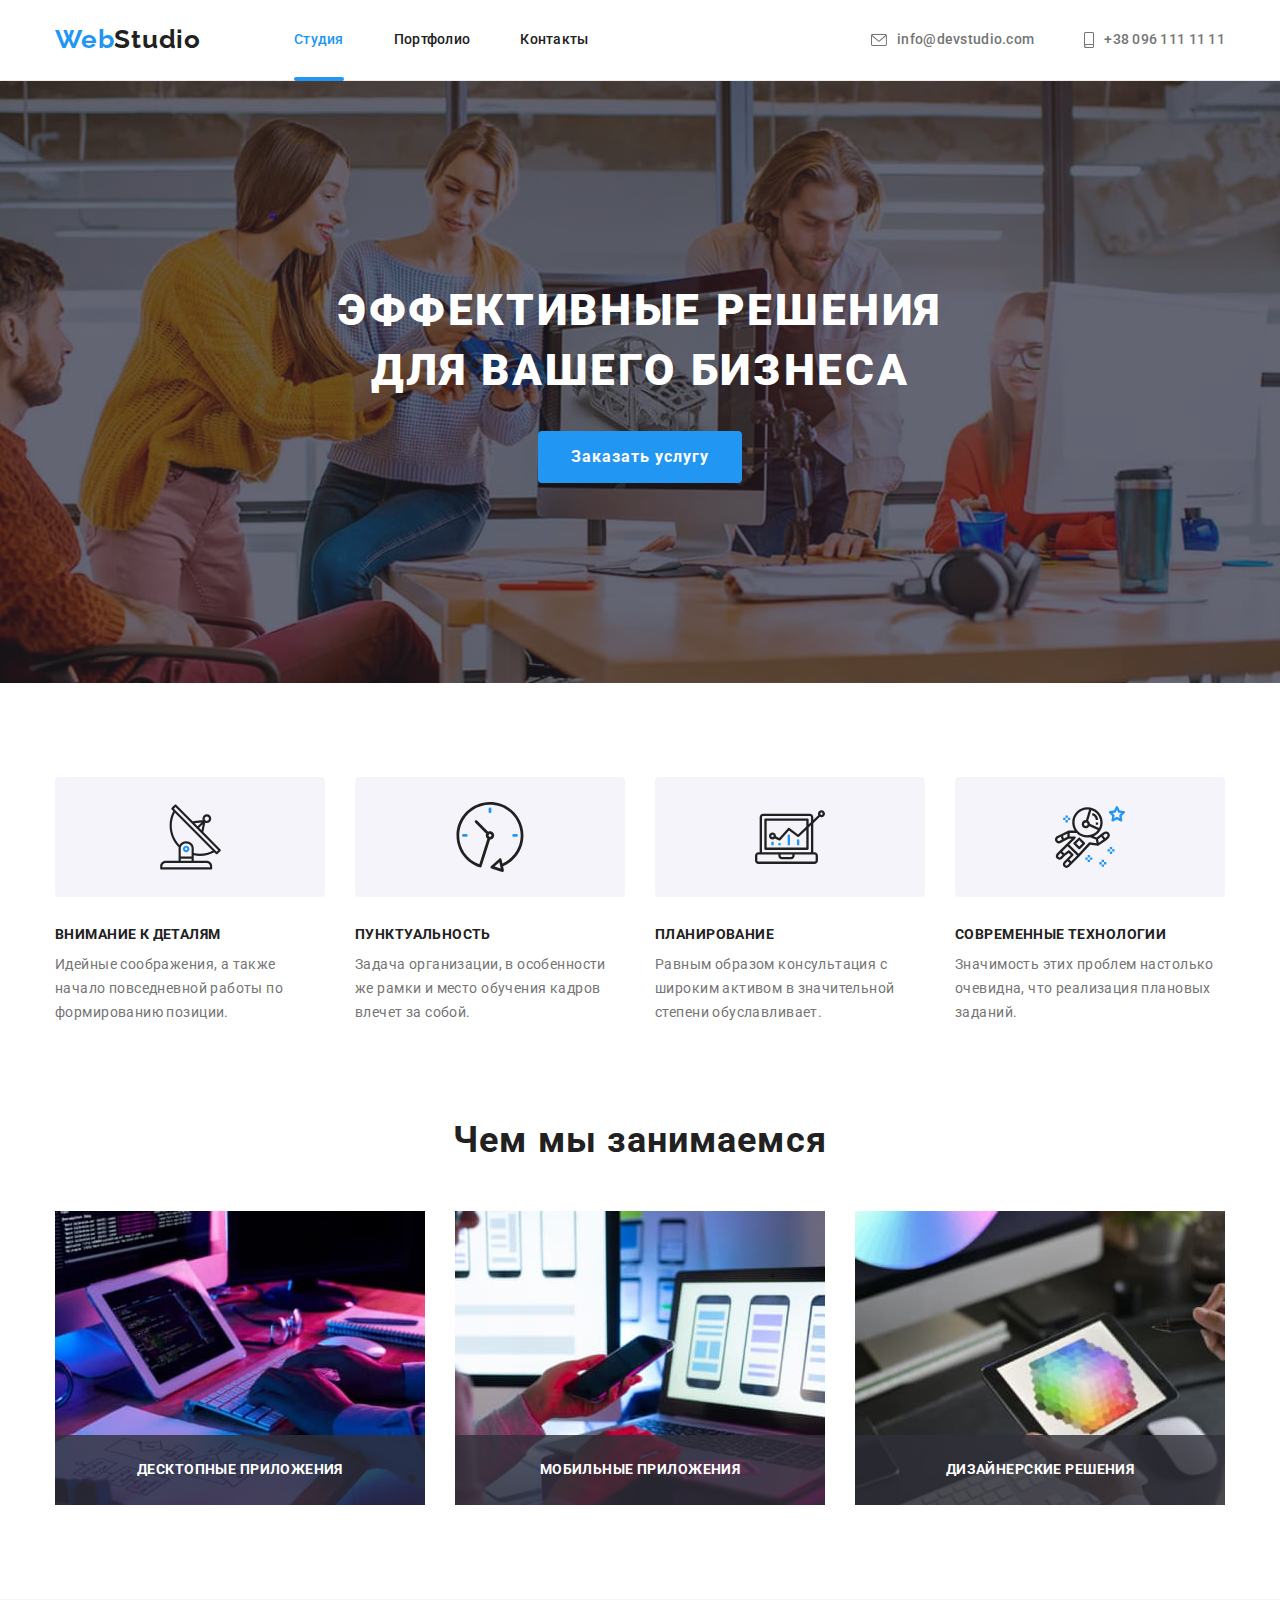
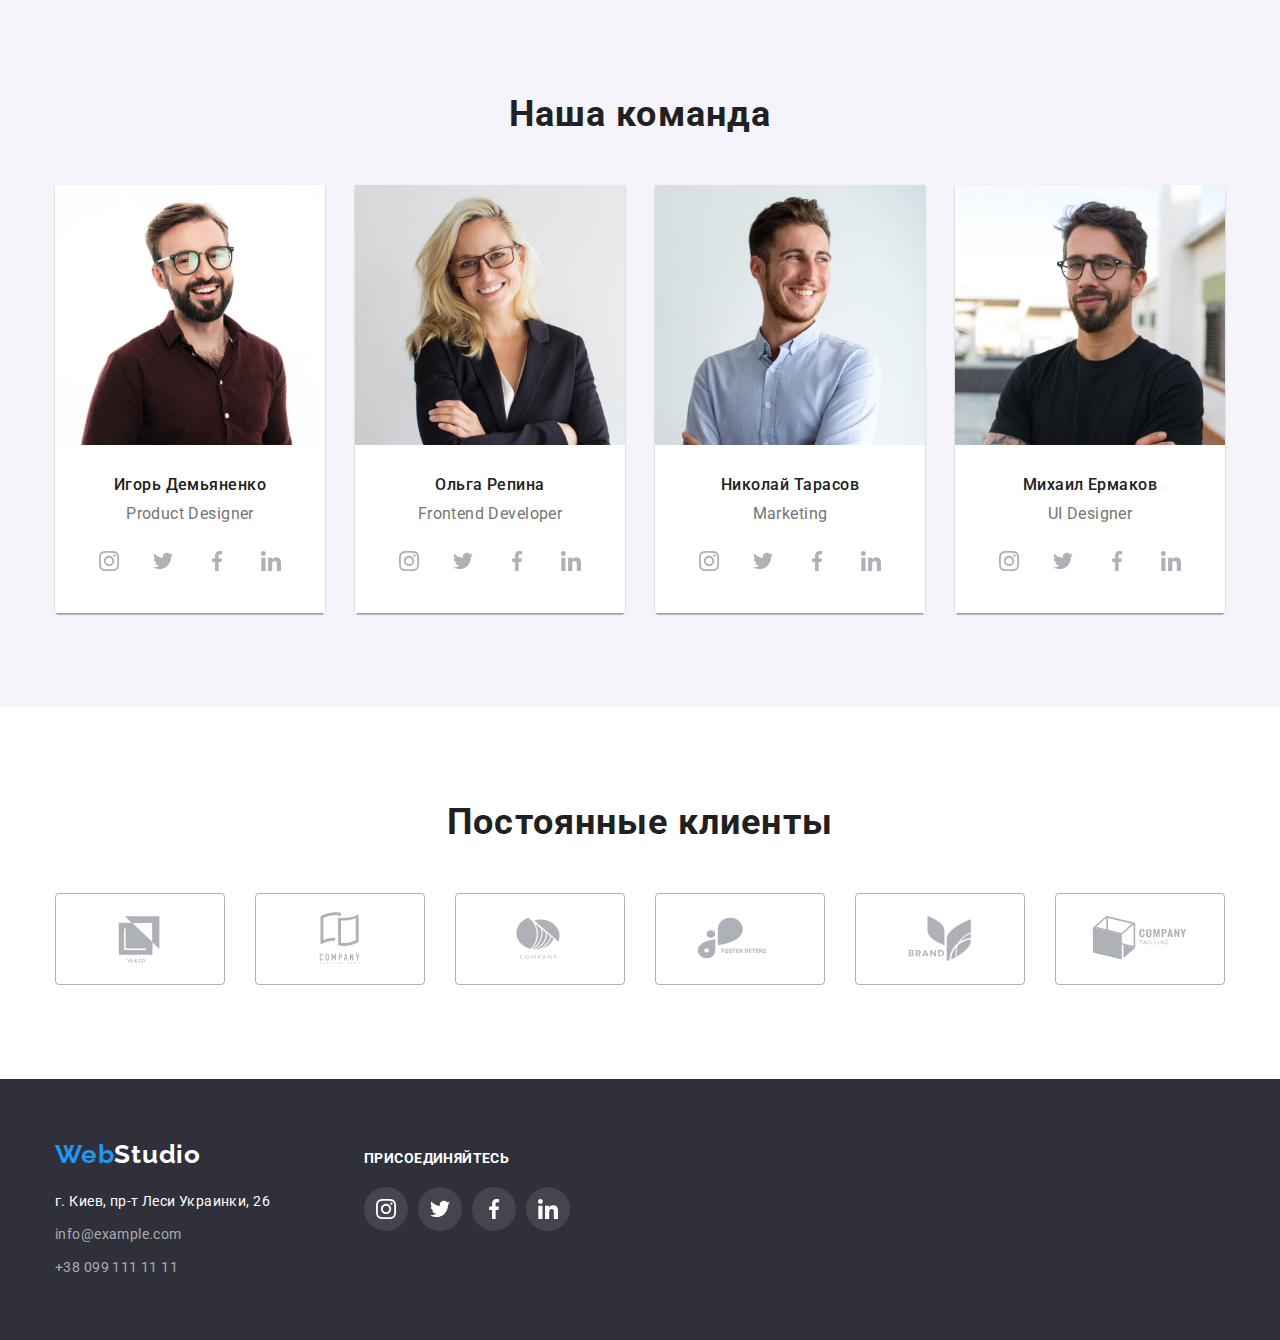
<file: index.html>
<!DOCTYPE html>
<html lang="ru">
  <head>
    <meta charset="UTF-8" />
    <meta http-equiv="X-UA-Compatible" content="IE=edge" />
    <meta name="viewport" content="width=device-width, initial-scale=1.0" />
    <title>Document</title>
    <link
      href="https://fonts.googleapis.com/css2?family=Raleway:wght@700&family=Roboto:wght@400;500;700;900&display=swap"
      rel="stylesheet"
    />
    <link
      rel="stylesheet"
      href="https://cdnjs.cloudflare.com/ajax/libs/modern-normalize/1.1.0/modern-normalize.min.css"
    />
    <link rel="stylesheet" href="./css/styles.css" />
  </head>

  <body>
    <header class="page-head">
      <div class="container head-container">
        <nav class="head-navigation">
          <a href="#" class="logo">Web<span>Studio</span></a>
          <ul class="list site-nav">
            <li class="item"><a href="#" class="link current-page">Студия</a></li>
            <li class="item">
              <a href="./portfolio.html" target="_self" class="link">Портфолио</a>
            </li>
            <li class="item"><a href="" class="link">Контакты</a></li>
          </ul>
        </nav>
        <ul class="list address-nav">
          <li class="item">
            <a href="mailto:info@devstudio.com" class="link">
              <svg class="link-ic-envelope" width="16px" height="12px">
                <use href="./images/symbol-defs.svg#icon-envelope"></use>
              </svg>
              info@devstudio.com</a
            >
          </li>
          <li class="item">
            <a href="tel:+380961111111" class="link">
              <svg class="link-ic-smartphone" width="10px" height="16px">
                <use href="./images/symbol-defs.svg#icon-smartphone"></use>
              </svg>
              +38 096 111 11 11</a
            >
          </li>
        </ul>
      </div>
    </header>
    <section class="hero">
      <div class="container">
        <h1 class="main-heading">Эффективные решения<br />для вашего бизнеса</h1>
        <button data-modal-open type="button" class="button hero-button">Заказать услугу</button>
      </div>
    </section>
    <!--Our advantages-->
    <section class="advantages">
      <!--the header should be hidden-->
      <div class="container">
        <h2 class="visually-hidden heading" aria-hidden="true" tabindex="-1">Наши преимущества</h2>
        <ul class="list advantages-list">
          <li class="item advantages-details">
            <div class="icon-advantages-container">
              <svg class="icon-advantages" width="65px" height="70px">
                <use href="./images/symbol-defs.svg#icon-antenna"></use>
              </svg>
            </div>
            <h3 class="heading">Внимание к деталям</h3>
            <p class="advantages-text">
              Идейные соображения, а также начало повседневной работы по формированию позиции.
            </p>
          </li>
          <li class="item advantages-punctuality">
            <div class="icon-advantages-container">
              <svg class="icon-advantages" width="70px" height="70px">
                <use href="./images/symbol-defs.svg#icon-clock"></use>
              </svg>
            </div>
            <h3 class="heading">Пунктуальность</h3>
            <p class="advantages-text">
              Задача организации, в особенности же рамки и место обучения кадров влечет за собой.
            </p>
          </li>
          <li class="item advantages-planing">
            <div class="icon-advantages-container">
              <svg class="icon-advantages" width="70px" height="70px">
                <use href="./images/symbol-defs.svg#icon-diagram"></use>
              </svg>
            </div>
            <h3 class="heading">Планирование</h3>
            <p class="advantages-text">
              Равным образом консультация с широким активом в значительной степени обуславливает.
            </p>
          </li>
          <li class="item advantages-technology">
            <div class="icon-advantages-container">
              <svg class="icon-advantages" width="70px" height="70px">
                <use href="./images/symbol-defs.svg#icon-astronaut"></use>
              </svg>
            </div>
            <h3 class="heading">Современные технологии</h3>
            <p class="advantages-text">
              Значимость этих проблем настолько очевидна, что реализация плановых заданий.
            </p>
          </li>
        </ul>
      </div>
    </section>
    <section class="our-doing">
      <div class="container">
        <h2 class="heading">Чем мы занимаемся</h2>
        <ul class="list doing-list">
          <li class="item">
            <a href="" class="link doing-img"
              ><img
                class="no-gap"
                src="./images/hands-on-the-keyboard.jpg"
                alt="Руки на клавиатуре"
                width="370"
              />
              <p class="doing-description">Десктопные приложения</p></a
            >
          </li>
          <li class="item">
            <a href="" class="link doing-img"
              ><img
                class="no-gap"
                src="./images/phone-in-the-hand.jpg"
                alt="В руке телефон"
                width="370"
              />
              <p class="doing-description">Мобильные приложения</p></a
            >
          </li>
          <li class="item">
            <a href="" class="link doing-img"
              ><img
                class="no-gap"
                src="./images/tablet-in-the-hand.jpg"
                alt="В руке планшет"
                width="370"
              />
              <p class="doing-description">Дизайнерские решения</p></a
            >
          </li>
        </ul>
      </div>
    </section>
    <section class="our-team">
      <div class="container team-container">
        <h2 class="heading">Наша команда</h2>
        <ul class="list team-list">
          <li class="member-item">
            <img class="no-gap member-photo" src="./images/ihor.jpg" alt="Фото Игоря" width="270" />
            <div class="wrapper">
              <h3 class="heading member">Игорь Демьяненко</h3>
              <p class="position">Product Designer</p>
              <div class="social-wrapper">
                <a href="" class="link link-social">
                  <svg class="linc-ic-social" width="20px" height="20px">
                    <use href="./images/symbol-defs.svg#icon-instagram"></use>
                  </svg> </a
                ><a href="" class="link link-social">
                  <svg class="linc-ic-social" width="20px" height="20px">
                    <use href="./images/symbol-defs.svg#icon-twitter"></use>
                  </svg> </a
                ><a href="" class="link link-social">
                  <svg class="linc-ic-social" width="20px" height="20px">
                    <use href="./images/symbol-defs.svg#icon-facebook"></use>
                  </svg> </a
                ><a href="" class="link link-social">
                  <svg class="linc-ic-social" width="20px" height="20px">
                    <use href="./images/symbol-defs.svg#icon-linkedin"></use>
                  </svg>
                </a>
              </div>
            </div>
          </li>
          <li class="member-item">
            <img class="no-gap member-photo" src="./images/olha.jpg" alt="Фото Ольги" width="270" />
            <div class="wrapper">
              <h3 class="heading member">Ольга Репина</h3>
              <p class="position">Frontend Developer</p>
              <div class="social-wrapper">
                <a href="" class="link link-social">
                  <svg class="linc-ic-social" width="20px" height="20px">
                    <use href="./images/symbol-defs.svg#icon-instagram"></use>
                  </svg> </a
                ><a href="" class="link link-social">
                  <svg class="linc-ic-social" width="20px" height="20px">
                    <use href="./images/symbol-defs.svg#icon-twitter"></use>
                  </svg> </a
                ><a href="" class="link link-social">
                  <svg class="linc-ic-social" width="20px" height="20px">
                    <use href="./images/symbol-defs.svg#icon-facebook"></use>
                  </svg> </a
                ><a href="" class="link link-social">
                  <svg class="linc-ic-social" width="20px" height="20px">
                    <use href="./images/symbol-defs.svg#icon-linkedin"></use>
                  </svg>
                </a>
              </div>
            </div>
          </li>
          <li class="member-item">
            <img
              class="no-gap member-photo"
              src="./images/nikolay.jpg"
              alt="Фото Николая"
              width="270"
            />
            <div class="wrapper">
              <h3 class="heading member">Николай Тарасов</h3>
              <p class="position">Marketing</p>
              <div class="social-wrapper">
                <a href="" class="link link-social">
                  <svg class="linc-ic-social" width="20px" height="20px">
                    <use href="./images/symbol-defs.svg#icon-instagram"></use>
                  </svg> </a
                ><a href="" class="link link-social">
                  <svg class="linc-ic-social" width="20px" height="20px">
                    <use href="./images/symbol-defs.svg#icon-twitter"></use>
                  </svg> </a
                ><a href="" class="link link-social">
                  <svg class="linc-ic-social" width="20px" height="20px">
                    <use href="./images/symbol-defs.svg#icon-facebook"></use>
                  </svg> </a
                ><a href="" class="link link-social">
                  <svg class="linc-ic-social" width="20px" height="20px">
                    <use href="./images/symbol-defs.svg#icon-linkedin"></use>
                  </svg>
                </a>
              </div>
            </div>
          </li>
          <li class="member-item">
            <img
              class="no-gap member-photo"
              src="./images/myhail.jpg"
              alt="Фото Михаила"
              width="270"
            />
            <div class="wrapper">
              <h3 class="heading member">Михаил Ермаков</h3>
              <p class="position">UI Designer</p>
              <div class="social-wrapper">
                <a href="" class="link link-social">
                  <svg class="linc-ic-social" width="20px" height="20px">
                    <use href="./images/symbol-defs.svg#icon-instagram"></use>
                  </svg> </a
                ><a href="" class="link link-social">
                  <svg class="linc-ic-social" width="20px" height="20px">
                    <use href="./images/symbol-defs.svg#icon-twitter"></use>
                  </svg> </a
                ><a href="" class="link link-social">
                  <svg class="linc-ic-social" width="20px" height="20px">
                    <use href="./images/symbol-defs.svg#icon-facebook"></use>
                  </svg> </a
                ><a href="" class="link link-social">
                  <svg class="linc-ic-social" width="20px" height="20px">
                    <use href="./images/symbol-defs.svg#icon-linkedin"></use>
                  </svg>
                </a>
              </div>
            </div>
          </li>
        </ul>
      </div>
    </section>
    <section class="clients">
      <div class="container clients-container">
        <h2 class="heading">Постоянные клиенты</h2>
        <ul class="list clients-list">
          <li class="client-item">
            <a href="" class="link link-client">
              <svg class="link-ic-clients" width="106px" height="60px">
                <use href="./images/symbol-defs.svg#icon-logo-yaco"></use>
              </svg>
            </a>
          </li>
          <li class="client-item">
            <a href="" class="link link-client">
              <svg class="link-ic-clients" width="106px" height="60px">
                <use href="./images/symbol-defs.svg#icon-logo-taglinehere"></use>
              </svg>
            </a>
          </li>
          <li class="client-item">
            <a href="" class="link link-client">
              <svg class="link-ic-clients" width="106px" height="60px">
                <use href="./images/symbol-defs.svg#icon-logo-shell"></use>
              </svg>
            </a>
          </li>
          <li class="client-item">
            <a href="" class="link link-client">
              <svg class="link-ic-clients" width="106px" height="60px">
                <use href="./images/symbol-defs.svg#icon-logo-foster"></use>
              </svg>
            </a>
          </li>
          <li class="client-item">
            <a href="" class="link link-client">
              <svg class="link-ic-clients" width="106px" height="60px">
                <use href="./images/symbol-defs.svg#icon-logo-brand"></use>
              </svg>
            </a>
          </li>
          <li class="client-item">
            <a href="" class="link link-client">
              <svg class="link-ic-clients" width="106px" height="60px">
                <use href="./images/symbol-defs.svg#icon-logo-tagline-box"></use>
              </svg>
            </a>
          </li>
        </ul>
      </div>
    </section>
    <footer class="basement">
      <div class="container footer-container">
        <div class="footer-contacts">
          <a href="#" class="logo">Web<span>Studio</span></a>
          <address class="footer-nav">
            <p class="physical-address">г. Киев, пр-т Леси Украинки, 26</p>
            <ul class="list">
              <li><a href="mailto:info@example.com" class="link contacts">info@example.com</a></li>
              <li><a href="tel:+380991111111" class="link contacts">+38 099 111 11 11</a></li>
            </ul>
          </address>
        </div>
        <div class="footer-social">
          <p class="join">присоединяйтесь</p>
          <div class="social-wrapper">
            <a href="" class="link link-social">
              <svg class="linc-ic-social" width="20px" height="20px">
                <use href="./images/symbol-defs.svg#icon-instagram"></use>
              </svg> </a
            ><a href="" class="link link-social">
              <svg class="linc-ic-social" width="20px" height="20px">
                <use href="./images/symbol-defs.svg#icon-twitter"></use>
              </svg> </a
            ><a href="" class="link link-social">
              <svg class="linc-ic-social" width="20px" height="20px">
                <use href="./images/symbol-defs.svg#icon-facebook"></use>
              </svg> </a
            ><a href="" class="link link-social">
              <svg class="linc-ic-social" width="20px" height="20px">
                <use href="./images/symbol-defs.svg#icon-linkedin"></use>
              </svg>
            </a>
          </div>
        </div>
      </div>
    </footer>

    <div data-modal class="backdrop is-hidden">
      <div class="modal">
        <button data-modal-close class="modal-button">
          <svg width="18px" height="18px">
            <use href="./images/symbol-defs.svg#icon-close-black"></use>
          </svg>
        </button>
      </div>
    </div>

    <script src="./js/modal.js"></script>
  </body>
</html>
</file>
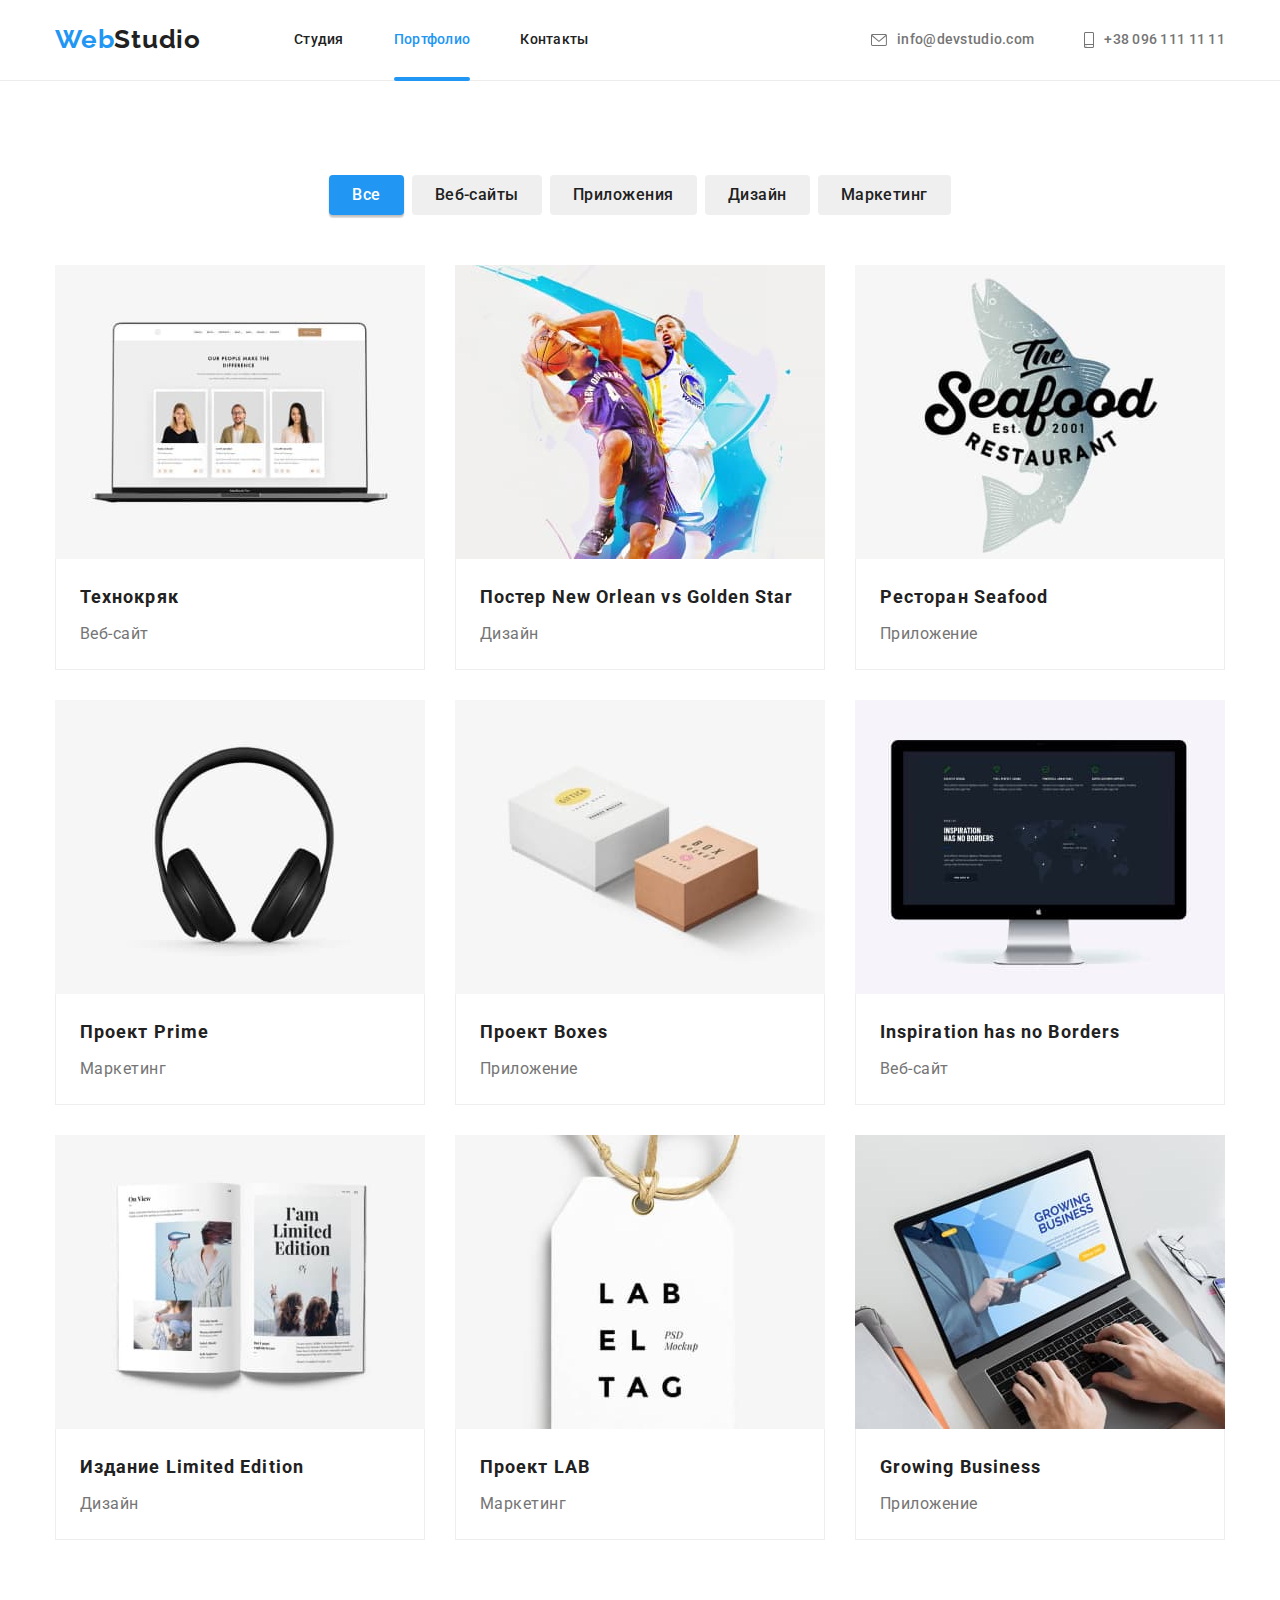
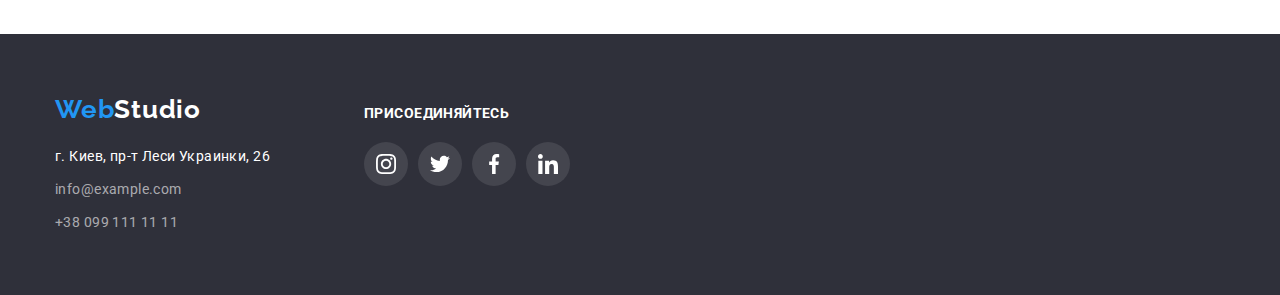
<file: portfolio.html>
<!DOCTYPE html>
<html lang="en">
  <head>
    <meta charset="UTF-8" />
    <meta http-equiv="X-UA-Compatible" content="IE=edge" />
    <meta name="viewport" content="width=device-width, initial-scale=1.0" />
    <title>Document</title>
    <link
      href="https://fonts.googleapis.com/css2?family=Raleway:wght@700&family=Roboto:wght@400;500;700;900&display=swap"
      rel="stylesheet"
    />
    <link
      rel="stylesheet"
      href="https://cdnjs.cloudflare.com/ajax/libs/modern-normalize/1.1.0/modern-normalize.min.css"
    />
    <link rel="stylesheet" href="./css/styles.css" />
  </head>

  <body>
    <header class="page-head">
      <div class="container head-container">
        <nav class="head-navigation">
          <a href="#" class="logo">Web<span>Studio</span></a>
          <ul class="list site-nav">
            <li class="item"><a href="./index.html" target="_self" class="link">Студия</a></li>
            <li class="item"><a href="#" class="link current-page">Портфолио</a></li>
            <li class="item"><a href="" class="link">Контакты</a></li>
          </ul>
        </nav>
        <ul class="list address-nav">
          <li class="item">
            <a href="mailto:info@devstudio.com" class="link"
              ><svg class="link-ic-envelope" width="16px" height="12px">
                <use href="./images/symbol-defs.svg#icon-envelope"></use></svg
              >info@devstudio.com</a
            >
          </li>
          <li class="item">
            <a href="tel:+380961111111" class="link"
              ><svg class="link-ic-smartphone" width="10px" height="16px">
                <use href="./images/symbol-defs.svg#icon-smartphone"></use></svg
              >+38 096 111 11 11</a
            >
          </li>
        </ul>
      </div>
    </header>
    <main>
      <section>
        <div class="container main-portfolio">
          <!--the header should be hidden-->
          <h1 class="visually-hidden heading" aria-hidden="true" tabindex="-1">Примеры работ</h1>
          <ul class="filter list">
            <li class="item"><button type="button" class="button current-filter">Все</button></li>
            <li class="item"><button type="button" class="button">Веб-сайты</button></li>
            <li class="item"><button type="button" class="button">Приложения</button></li>
            <li class="item"><button type="button" class="button">Дизайн</button></li>
            <li class="item"><button type="button" class="button">Маркетинг</button></li>
          </ul>
          <ul class="list examples">
            <li class="example-item">
              <a href="">
                <div class="thumb">
                  <img
                    class="example-img"
                    src="./images/laptop-with-photos.jpg"
                    alt="Ноутбук с фотографиями на экране"
                    width="370"
                  />
                  <div class="description-wrapper">
                    <p class="example-description">
                      Ресурс предлагает комплексные предложения с разным уровнем функционала и
                      сервисов. Все это позволит посетителю получить исчерпывающие сведения о
                      компании или частном лице.
                    </p>
                  </div>
                </div>
                <div class="example-wrapper">
                  <h2 class="heading">Технокряк</h2>
                  <p class="work-type">Веб-сайт</p>
                </div>
              </a>
            </li>
            <li class="example-item">
              <a href=""
                ><div class="thumb">
                  <img
                    class="example-img"
                    src="./images/nba-players.jpg"
                    alt="Баскетболисты"
                    width="370"
                  />
                  <div class="description-wrapper">
                    <p class="example-description">
                      Ресурс предлагает комплексные предложения с разным уровнем функционала и
                      сервисов. Все это позволит посетителю получить исчерпывающие сведения о
                      компании или частном лице.
                    </p>
                  </div>
                </div>
                <div class="example-wrapper">
                  <h2 class="heading">Постер New Orlean vs Golden Star</h2>
                  <p class="work-type">Дизайн</p>
                </div>
              </a>
            </li>
            <li class="example-item">
              <a href=""
                ><div class="thumb">
                  <img
                    class="example-img"
                    src="./images/fish-shade.jpg"
                    alt="Эмблема ресторана с силуэтом рыбы"
                    width="370"
                  />
                  <div class="description-wrapper">
                    <p class="example-description">
                      Ресурс предлагает комплексные предложения с разным уровнем функционала и
                      сервисов. Все это позволит посетителю получить исчерпывающие сведения о
                      компании или частном лице.
                    </p>
                  </div>
                </div>
                <div class="example-wrapper">
                  <h2 class="heading">Ресторан Seafood</h2>
                  <p class="work-type">Приложение</p>
                </div>
              </a>
            </li>
            <li class="example-item">
              <a href=""
                ><div class="thumb">
                  <img
                    class="example-img"
                    src="./images/earphones.jpg"
                    alt="Наушники"
                    width="370"
                  />
                  <div class="description-wrapper">
                    <p class="example-description">
                      Ресурс предлагает комплексные предложения с разным уровнем функционала и
                      сервисов. Все это позволит посетителю получить исчерпывающие сведения о
                      компании или частном лице.
                    </p>
                  </div>
                </div>
                <div class="example-wrapper">
                  <h2 class="heading">Проект Prime</h2>
                  <p class="work-type">Маркетинг</p>
                </div>
              </a>
            </li>
            <li class="example-item">
              <a href=""
                ><div class="thumb">
                  <img
                    class="example-img"
                    src="./images/boxes.jpg"
                    alt="Картонные коробки"
                    width="370"
                  />
                  <div class="description-wrapper">
                    <p class="example-description">
                      Ресурс предлагает комплексные предложения с разным уровнем функционала и
                      сервисов. Все это позволит посетителю получить исчерпывающие сведения о
                      компании или частном лице.
                    </p>
                  </div>
                </div>
                <div class="example-wrapper">
                  <h2 class="heading">Проект Boxes</h2>
                  <p class="work-type">Приложение</p>
                </div>
              </a>
            </li>
            <li class="example-item">
              <a href=""
                ><div class="thumb">
                  <img
                    class="example-img"
                    src="./images/monitor.jpg"
                    alt="Большой монитор"
                    width="370"
                  />
                  <div class="description-wrapper">
                    <p class="example-description">
                      Ресурс предлагает комплексные предложения с разным уровнем функционала и
                      сервисов. Все это позволит посетителю получить исчерпывающие сведения о
                      компании или частном лице.
                    </p>
                  </div>
                </div>
                <div class="example-wrapper">
                  <h2 class="heading">Inspiration has no Borders</h2>
                  <p class="work-type">Веб-сайт</p>
                </div>
              </a>
            </li>
            <li class="example-item">
              <a href=""
                ><div class="thumb">
                  <img class="example-img" src="./images/magazine.jpg" alt="Журнал" width="370" />
                  <div class="description-wrapper">
                    <p class="example-description">
                      Ресурс предлагает комплексные предложения с разным уровнем функционала и
                      сервисов. Все это позволит посетителю получить исчерпывающие сведения о
                      компании или частном лице.
                    </p>
                  </div>
                </div>
                <div class="example-wrapper">
                  <h2 class="heading">Издание Limited Edition</h2>
                  <p class="work-type">Дизайн</p>
                </div>
              </a>
            </li>
            <li class="example-item">
              <a href=""
                ><div class="thumb">
                  <img class="example-img" src="./images/label.jpg" alt="Этикетка" width="370" />
                  <div class="description-wrapper">
                    <p class="example-description">
                      Ресурс предлагает комплексные предложения с разным уровнем функционала и
                      сервисов. Все это позволит посетителю получить исчерпывающие сведения о
                      компании или частном лице.
                    </p>
                  </div>
                </div>
                <div class="example-wrapper">
                  <h2 class="heading">Проект LAB</h2>
                  <p class="work-type">Маркетинг</p>
                </div>
              </a>
            </li>
            <li class="example-item">
              <a href=""
                ><div class="thumb">
                  <img
                    class="example-img"
                    src="./images/hands-on-laptop.jpg"
                    alt="Руки на ноутбуке"
                    width="370"
                  />
                  <div class="description-wrapper">
                    <p class="example-description">
                      Ресурс предлагает комплексные предложения с разным уровнем функционала и
                      сервисов. Все это позволит посетителю получить исчерпывающие сведения о
                      компании или частном лице.
                    </p>
                  </div>
                </div>
                <div class="example-wrapper">
                  <h2 class="heading">Growing Business</h2>
                  <p class="work-type">Приложение</p>
                </div>
              </a>
            </li>
          </ul>
        </div>
      </section>
    </main>
    <footer class="basement">
      <div class="container footer-container">
        <div class="footer-contacts">
          <a href="#" class="logo">Web<span>Studio</span></a>
          <address class="footer-nav">
            <p class="physical-address">г. Киев, пр-т Леси Украинки, 26</p>
            <ul class="list">
              <li><a href="mailto:info@example.com" class="link contacts">info@example.com</a></li>
              <li><a href="tel:+380991111111" class="link contacts">+38 099 111 11 11</a></li>
            </ul>
          </address>
        </div>
        <div class="footer-social">
          <p class="join">присоединяйтесь</p>
          <div class="social-wrapper">
            <a href="" class="link link-social">
              <svg class="linc-ic-social" width="20px" height="20px">
                <use href="./images/symbol-defs.svg#icon-instagram"></use>
              </svg> </a
            ><a href="" class="link link-social">
              <svg class="linc-ic-social" width="20px" height="20px">
                <use href="./images/symbol-defs.svg#icon-twitter"></use>
              </svg> </a
            ><a href="" class="link link-social">
              <svg class="linc-ic-social" width="20px" height="20px">
                <use href="./images/symbol-defs.svg#icon-facebook"></use>
              </svg> </a
            ><a href="" class="link link-social">
              <svg class="linc-ic-social" width="20px" height="20px">
                <use href="./images/symbol-defs.svg#icon-linkedin"></use>
              </svg>
            </a>
          </div>
        </div>
      </div>
    </footer>
  </body>
</html>
</file>
<file: css/styles.css>
/*
main-text-color: #757575
hedings-text-color: #212121
accent-text-color: #2196F3
white-text-color: #FFFFFF
white-text-color-footer: rgba(255, 255, 255, 0.6)
main-background-color: #E5E5E5
secondary-background-color: #F5F4FA
footer/hero-background-color: #2F303A
white-background-color: #FFFFFF
*/
:root {
  --interim-heading-color: #212121;
  --accent-color: #2196f3;
  --logo-color: #2196f3;
  --white-color: #ffffff;
  --main-text-color: #757575;
  --black-color: #212121;
  --hero-footer-color: #2f303a;
  --our-team-bgc: #f5f4fa;
  --footer-links-color: rgba(255, 255, 255, 0.6);
  --button-accent-color: #188ce8;
  --hero-border-color: #ececec;
  --button-border: border: 1px solid transparent;
  --button-border-radius: border-radius: 4px;
  --examples-berder-color: #EEEEEE;
  --header-border-color: #ECECEC;
  --icons-color: #AFB1B8;
  --animation-time: 250ms;
  --animation-time-distribution: cubic-bezier(0.4, 0, 0.2, 1);
}

/* general rules */

html {
  box-sizing: border-box;
}

*,
*::before,
*::after {
  box-sizing: inherit;
}

body {
  background-color: var(--white-color);
  color: var(--main-text-color);
  font-family: 'Roboto', sans-serif;
  font-size: 14px;
  line-height: 1.71;
  letter-spacing: 0.03em;
}

.visually-hidden {
  position: absolute;
  white-space: nowrap;
  width: 1px;
  height: 1px;
  overflow: hidden;
  border: 0;
  padding: 0;
  clip: rect(0 0 0 0);
  clip-path: inset(50%);
  margin: -1px;
}

.container {
  width: 1200px;
  padding: 0 15px;
  margin: 0 auto;
}

.link {
  text-decoration: none;
}

.list {
  list-style: none;
  padding: 0;
  margin: 0;
}

.heading {
  margin: 0;
  margin-bottom: 50px;
  text-align: center;

  color: var(--interim-heading-color);
  font-weight: 700;
  font-size: 36px;
  line-height: 1.17;
  letter-spacing: 0.03em;
}

.no-gap{
  display: block;
}

/* general rules */

/*Logo*/

.logo {
  display: block;
  margin-right: 93px;

  color: var(--logo-color);
  font-family: 'Raleway', sans-serif;
  font-weight: 700;
  font-size: 26px;
  line-height: 1.2;
  letter-spacing: 0.03em;
  text-decoration: none;
}

.page-head .logo > span {
  color: var(--black-color);
  background-color: var(--white-color);
}

.page-head{
  border-bottom: 1px solid var(--header-border-color);
}

.basement .logo > span {
  color: var(--white-color);
}

/*Logo*/

/*site-nav*/

.head-container{
  display: flex;
}

.head-navigation{
  display: flex;
  align-items: center;
}

.site-nav{
  display: flex;
}

.site-nav .item:not(:last-child){
  margin-right: 50px;
}

.site-nav .link {
  display: block;
  position: relative;
  padding-top: 32px;
  padding-bottom: 32px;

  color: var(--black-color);
  font-weight: 500;
  line-height: 1.14;
  letter-spacing: 0.02em;

  transition: color var(--animation-time) var(--animation-time-distribution);
}

.site-nav .link:hover,
.site-nav .link:focus {
  color: var(--accent-color);
}

.site-nav .current-page {
  color: var(--accent-color);
}

.site-nav .current-page.link::after{
  position: absolute;
  content: '';
  height: 4px;
  width: 100%;
  left: 0;
  bottom: -1px;
  background-size: contain;
  background-color: var(--accent-color);
  border-radius: 2px;
}

.address-nav{
  display: flex;
  margin-left: auto;
}

.address-nav .item:not(:last-child){
  margin-right: 50px;
}

.address-nav .link {
  display: flex;
  padding-top: 32px;
  padding-bottom: 32px;
  align-items: center;

  color: var(--main-text-color);
  font-weight: 500;
  line-height: 1.14;
  letter-spacing: 0.02em;

  transition: color var(--animation-time) var(--animation-time-distribution);
}

.address-nav .link:hover,
.address-nav .link:focus {
  color: var(--accent-color);
}

.link-ic-envelope,
.link-ic-smartphone{
  margin-right: 10px;
  fill: currentColor;
}

.hero .container{
  text-align: center;
}

.hero{
  max-width: 1600px;
  padding-top: 200px;
  padding-bottom: 200px;
  margin-left: auto;
  margin-right: auto;
  
  background-image: linear-gradient(to right, rgba(47, 48, 58, 0.4), rgba(47, 48, 58, 0.4)),
  url(../images/bg-img-main-page.jpg);
  background-repeat: no-repeat;
  background-position: center;
  background-size: cover;
}

.hero,
.basement {
  background-color: #2f303a;
}

/*footer*/

/*normal because of address*/
.physical-address {
  margin-top: 0;
  margin-bottom: 9px;

  color: var(--white-color);
  font-style: normal;
}

.footer-container {
  padding-top: 60px;
  padding-bottom: 60px;
  display: flex;
}

/*normal because of address*/
.footer-nav .link {
  color: var(--footer-links-color);
  font-style: normal;

  transition: color var(--animation-time) var(--animation-time-distribution);
}

.footer-nav li:not(:last-child){
  margin-bottom: 9px;
}

.footer-nav .link:hover,
.footer-nav .link:focus {
  color: var(--accent-color);
}
.footer-contacts > .logo {
  margin-bottom: 20px;
}
.contacts {
  display: block;
}

.footer-social .link-social{
  display: flex;
  width: 44px;
  height: 44px;
  justify-content: center;
  align-items: center;
  background-color: rgba(255, 255, 255, 0.1);
  fill: var(--white-color);
  border-radius: 50%;
  transition: background-color var(--animation-time) var(--animation-time-distribution);
}

.footer-social .link-social:not(:last-child){
  margin-right: 10px;
}

.footer-social .link-social:hover,
.footer-social .link-social:focus{
  background-color: var(--accent-color);
}

.join{
  margin-top: 0;
  margin-bottom: 20px;
  color: var(--white-color);
  font-weight: 700;
  line-height: 1.14;
  text-transform: uppercase;
}

.footer-social{
  margin-left: 70px;
  padding-top: 12px;
}

/*hero*/

.main-heading {
  margin: 0px 0px 30px 0px;

  color: var(--white-color);
  font-weight: 900;
  font-size: 44px;
  line-height: 1.36;
  text-align: center;
  letter-spacing: 0.06em;
  text-transform: uppercase;
}

.hero-button {
  display: inline-block;
  padding: 10px 32px;
  min-width: 200px;
  text-align: center;

  color: var(--white-color);
  background-color: var(--accent-color);
  font-family: inherit;
  font-weight: 700;
  font-size: 16px;
  line-height: 1.88;
  letter-spacing: 0.06em;
  cursor: pointer;
  border: 1px solid transparent;
  border-radius: 4px;

  transition: background var(--animation-time) var(--animation-time-distribution);
}

.hero-button:hover,
.hero-button:focus {
  background: var(--button-accent-color);
}


/*advantages*/

.advantages{
  padding-top: 94px;
  padding-bottom: 94px;
}

.advantages-list .heading {
  margin-bottom: 10px;
  text-align: left;

  color: var(--black-color);
  font-size: 14px;
  line-height: 1.14;
  text-transform: uppercase;
}

.advantages-list {
  display: flex;
  margin-left: -30px;
}

.advantages-list .item {
  flex-basis: calc((100% - 90px)/4);
  margin-left: 30px;
}

.icon-advantages-container{
  display: flex;
  align-items: center;
  justify-content: center;
  height: 120px;
  margin-bottom: 30px;
  
  background-color: #F5F4FA;
  border-radius: 4px;
}

/* ----- icons with a help of BEFORE/AFTER just trying ----- */

/* .advantages-list .item::before{
  display: block;
  content: "";
  height: 120px;
  margin-bottom: 30px;
  background-repeat: no-repeat;
  background-position: center;
  background-size: 70px 70px;

  background-color: #F5F4FA;
  border-radius: 4px;
}

.advantages-details::before{
  background-image: url(../images/antenna.svg);
}

.advantages-punctuality::before{
  background-image: url(../images/clock.svg);
}

.advantages-planing::before{
  background-image: url(../images/diagram.svg);
}

.advantages-technology::before{
  background-image: url(../images/astronaut.svg);
} */

.advantages-text {
  margin: 0;
}

/* our doing */

.our-doing{
  padding-bottom: 94px;

}

.our-doing .item {
  margin-left: 30px;
  flex-basis: calc((100% - 60px)/3);
}

.doing-list{
  display: flex;
  margin-left: -30px;
}

.link.doing-img {
  position: relative;
  display: block;
  box-sizing: content-box;
}

.doing-description{
  position: absolute;
  bottom: 0;
  left: 0;
  width: 100%;
  margin: 0;
  padding-top: 27px;
  padding-bottom: 27px;

  font-style: normal;
  font-weight: 700;
  line-height: 1.14;
  text-align: center;
  text-transform: uppercase;

  color: var(--white-color);
  background: rgba(47, 48, 58, 0.8);
}

/* our doing */

/*our team*/

.team-list{
  display: flex;
  margin-left: -30px;

}

.our-team .member {
  margin-bottom: 10px;
  font-weight: 500;
  font-size: 16px;
  line-height: 1.19;
}

.wrapper{
  padding-top: 30px;
  padding-bottom: 30px;
  background-color: var(--white-color);
}

.position {
  padding: 0;
  margin-left: 0;
  margin-right: 0;
  margin-top: 0;
  margin-bottom: 16px;

  font-size: 16px;
  line-height: 1.19;
}
.our-team .member,
.position {
  text-align: center;
}

.member-item {
  display: block;
  margin-left: 30px;
  flex-basis: calc((100% - 90px)/4);

  box-shadow: 0px 1px 3px rgba(0, 0, 0, 0.12), 
  0px 1px 1px rgba(0, 0, 0, 0.14), 
  0px 2px 1px rgba(0, 0, 0, 0.2);
  border-radius: 0px 0px 4px 4px;
}

.member-item:nth-child(4n){
  margin-right: 0;
}

.our-team {
  padding-top: 94px;
  padding-bottom: 94px;

  background-color: var(--our-team-bgc);
}

.social-wrapper{
  display: flex;
  justify-content: center;
}

.member-item .link-social{
  display: flex;
  width: 44px;
  height: 44px;
  justify-content: center;
  align-items: center;
  fill: var(--icons-color);
  border-radius: 50%;

  transition: background-color var(--animation-time) var(--animation-time-distribution), fill var(--animation-time) var(--animation-time-distribution);
}

.member-item .link-social:not(:last-child){
  margin-right: 10px;
}

.member-item .link-social:hover,
.member-item .link-social:focus{
  background-color: var(--accent-color);
  fill: var(--white-color);
}

/* OUR CLIENTS */
.clients{
  padding-top: 94px;
  padding-bottom: 94px;
}

.clients-list{
  display: flex;
  flex-wrap: wrap;
  margin-left: -30px;
  margin-top: -30px;
}

.clients-list .client-item{
  flex-basis: calc((100% - 180px) / 6);
  margin-left: 30px;
  margin-top: 30px;
}

.link-client{
  display: flex;
  height: 92px;
  justify-content: center;
  align-items: center;
  background-position: center;
  
  border: 1px solid var(--icons-color);
  border-radius: 4px;
  fill: var(--icons-color);

  transition: background-color var(--animation-time) var(--animation-time-distribution), fill var(--animation-time) var(--animation-time-distribution);
}

.link-client:hover,
.link-client:focus{
  border-color: var(--accent-color);
  fill: var(--accent-color);
}

/*portfolio filter*/

.filter{
  display: flex;
  margin-bottom: 50px;
  justify-content: center;
}

.filter .button {
  padding: 6px 22px;

  color: var(--interim-heading-color);
  font-family: inherit;
  font-style: inherit;
  font-weight: 500;
  font-size: 16px;
  line-height: 1.6;
  letter-spacing: 0.03em;
  cursor: pointer;
  border: 1px solid transparent;
  border-radius: 4px;

  transition: color var(--animation-time) var(--animation-time-distribution), background-color var(--animation-time) var(--animation-time-distribution), box-shadow var(--animation-time) var(--animation-time-distribution);
}

.filter .item:not(:last-child){
  margin-right: 8px;
}

.filter .button:hover,
.filter .button:focus,
.filter .current-filter {
  color: var(--white-color);
  background-color: var(--accent-color);

  box-shadow: 0px 3px 1px rgba(0, 0, 0, 0.1), 
  0px 1px 2px rgba(0, 0, 0, 0.08), 
  0px 2px 2px rgba(0, 0, 0, 0.12);
}

/*portfolio work examples*/

.main-portfolio{
  padding-top: 94px;
  padding-bottom: 94px;
}

.examples .heading {
  margin-bottom: 4px;
  text-align: left;

  color: var(--black-color);
  font-size: 18px;
  line-height: 2;
  letter-spacing: 0.06em;
}

.examples{
  display: flex;
  flex-wrap: wrap;
  margin-top: -30px;
  margin-left: -30px;
}

.examples .work-type {
  margin: 0;

  font-family: 'Roboto', sans-serif;
  color: var(--main-text-color);
  font-size: 16px;
  line-height: 1.88;
  letter-spacing: 0.03em;
}

.example-img{
  display: block;
  width: 100%;
}

.example-item a{
  display: block;
  text-decoration: none;

  transition: box-shadow var(--animation-time) var(--animation-time-distribution);
}

.example-item{
  display: block;
  flex-basis: calc((100% - 90px)/3);
  margin-left: 30px;
  margin-top: 30px;
}

.example-item a:hover,
.example-item a:focus{
  box-shadow: 0px 1px 1px rgba(0, 0, 0, 0.12), 
  0px 4px 4px rgba(0, 0, 0, 0.06), 
  1px 4px 6px rgba(0, 0, 0, 0.16);
}

.example-item a:hover .description-wrapper,
.example-item a:focus .description-wrapper{
  opacity: 1;
  transform: translateY(0);
}

.example-item a .description-wrapper{
  transition: opacity var(--animation-time) var(--animation-time-distribution), transform var(--animation-time) var(--animation-time-distribution);
}

.example-wrapper{
  padding-top: 20px;
  padding-left: 24px;
  padding-bottom: 20px;
  padding-right: 24px;
  border-bottom: 1px solid var(--examples-berder-color);
  border-left: 1px solid var(--examples-berder-color);
  border-right: 1px solid var(--examples-berder-color);
}

.thumb{
  position: relative;
  overflow: hidden;
  align-items: center;
}

.description-wrapper{
  display: flex;
  position: absolute;
  height: 100%;
  top: 0;
  left: 0;
  margin: 0;
  padding-left: 24px;
  padding-right: 24px;
  align-items: center;

  background: rgba(33, 150, 243, 0.9);

  transform: translateY(102%);
}

.example-description{
  /* position: absolute;
  display: inline-block;
  height: 100%;
  top: 0;
  left: 0; */
  margin: 0;
  /* padding-left: 24px;
  padding-right: 24px; */

  color: var(--white-color);
  font-size: 18px;
  line-height: 1.55;
  /* background: rgba(33, 150, 243, 0.9);

  transform: translateY(100%); */
}

/* .thumb{
  position: relative;
}

.thumb::before{
  content: '';
  width: 100%;
  height: 100%;
  top: 0;
  left: 0;
  position: absolute;
  background: rgba(33, 150, 243, 0.9); 
  opacity: 0;
}

.example-item a:hover::before,
.example-item a:focus::before{
  opacity: 1;
} */


/* ----------MODAL---------- */
.backdrop{
  position: fixed;
  top: 0;
  left: 0;
  width: 100%;
  height: 100%;
  background-color: rgba(0, 0, 0, 0.2);
  transform: scale(1);
  transition: opacity 250ms var(--animation-time-distribution), transform 250ms var(--animation-time-distribution), visibility 250ms var(--animation-time-distribution);
}

.modal{
  position: absolute;
  top: 50%;
  left: 50%;
  transform: translate(-50%, -50%);
  width: 528px;
  height: 581px;
  background-color: #fff;
}

.backdrop.is-hidden{
  opacity: 0;
  pointer-events: none;
  visibility: hidden;
  transform: scale(0.3);
}

.modal-button{
  position: absolute;
  display: flex;
  width: 30px;
  height: 30px;
  top: 8px;
  right: 8px;
  padding: 0;
  justify-content: center;
  align-items: center;
  cursor: pointer;
  border-radius: 50%;
  border: 1px solid rgba(0, 0, 0, 0.1);
  background: var(--white-color);
}

.modal-button:hover,
.modal-button:focus{
  fill: var(--accent-color);
  box-shadow: 0px 1px 1px rgba(0, 0, 0, 0.12), 
  0px 4px 4px rgba(0, 0, 0, 0.06), 
  1px 4px 6px rgba(0, 0, 0, 0.16);
}
</file>
